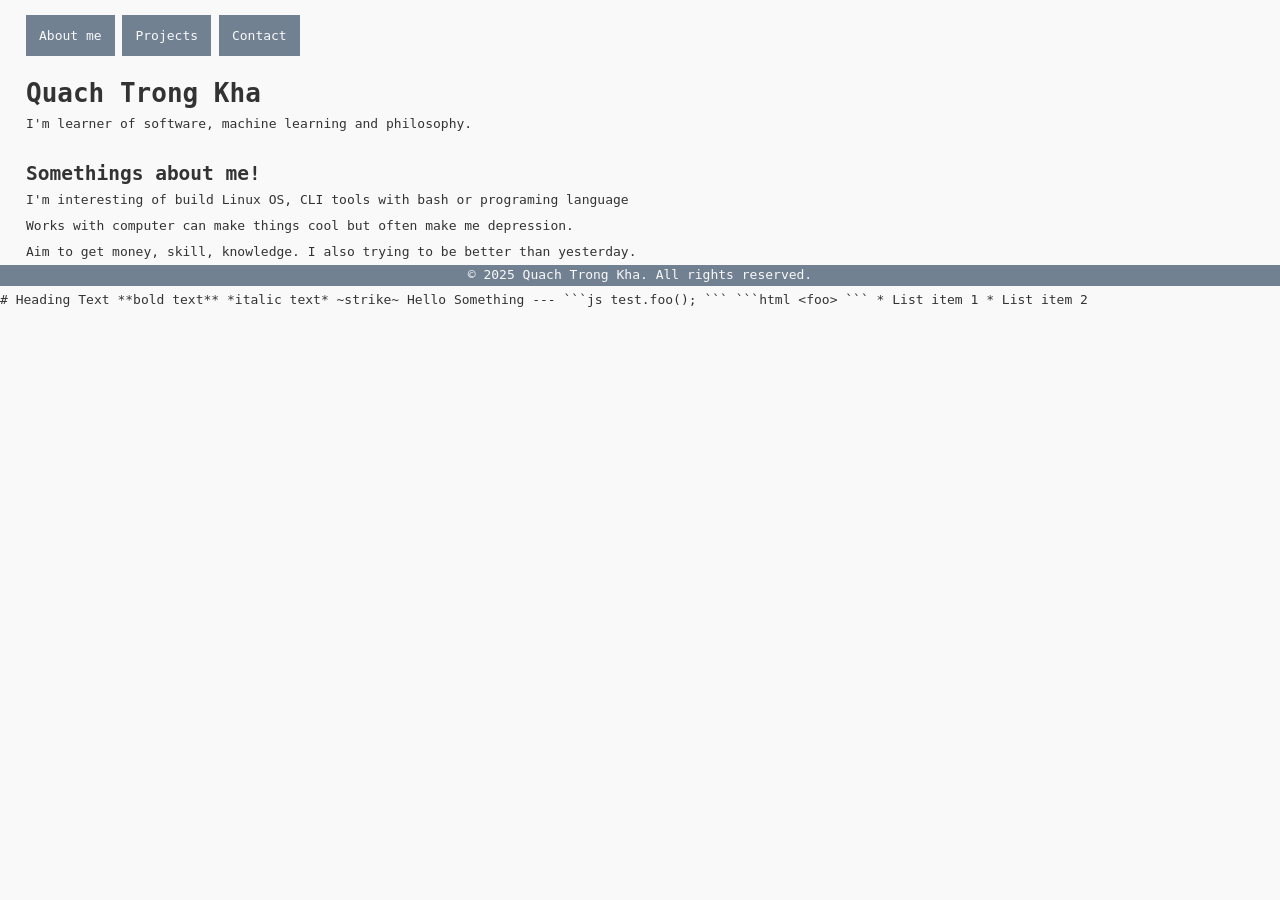
<file: Introduction/index.html>
<!DOCTYPE html>
<html lang="en">

<head>
    <meta charset="UTF-8">
    <meta name="viewport" content="width=device-width, initial-scale=1.0">
    <!-- Auto refresh for live-server-local tools of Go -->
    <meta http-equiv="refresh" content="5" > 
    <!-- Import css -->
    <link rel="stylesheet" href="CSS/index.css">
    <title>Introduction</title>
</head>
<body>
    <nav class="mb-2 pl pt">
        <ul>
            <li><a href="#about"><span>About me</span></a></li>
            <li><a href="#project"><span>Projects</span></a></li>
            <li><a href="#contact"><span>Contact</span></a></li>
        </ul>
    </nav>
    <header class="padding-bt pl pbt">
        <h1>Quach Trong Kha </h1>
        <p>I'm learner of software, machine learning and philosophy.</p>
    </header>
    <main class="pl">
        <section id="#about">
            <h1>Somethings about me!</h1>
            <p>I'm interesting of build Linux OS, CLI tools with bash or programing language</p>
            <p>Works with computer can make things cool but often make me depression.</p>
            <p>Aim to get money, skill, knowledge. I also trying to be better than yesterday.</p>
        </section>
    </main>
    <footer class="text-center">
        <p>&copy; 2025 Quach Trong Kha. All rights reserved.</p>
    </footer>
    <md-block>
        # Heading
        Text **bold text** *italic text* ~strike~
        Hello Something
        ---

        ```js
        test.foo();
        ```
        ```html
        &lt;foo>
        ```

        * List item 1
        * List item 2
    </md-block>
   <script type="module" src="https://md-block.verou.me/md-block.js"></script> 
</body>
</html>
</file>
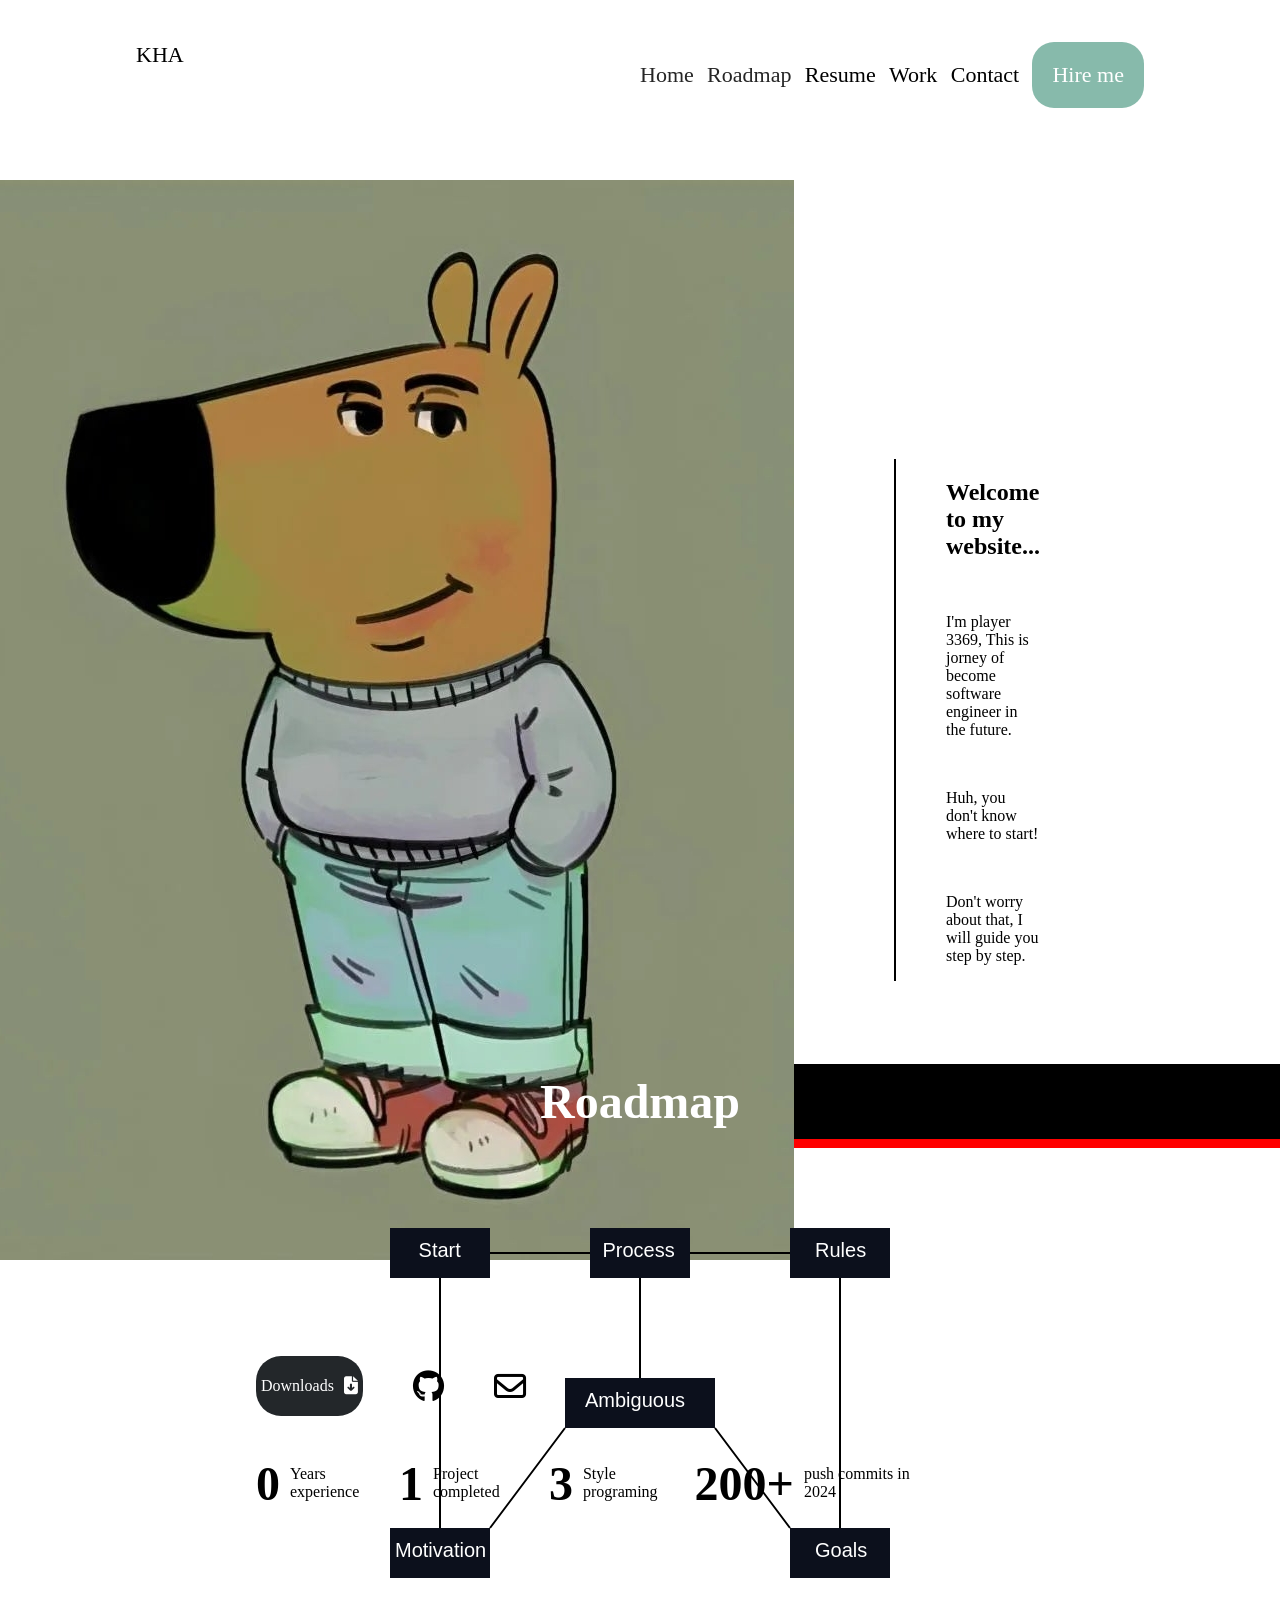
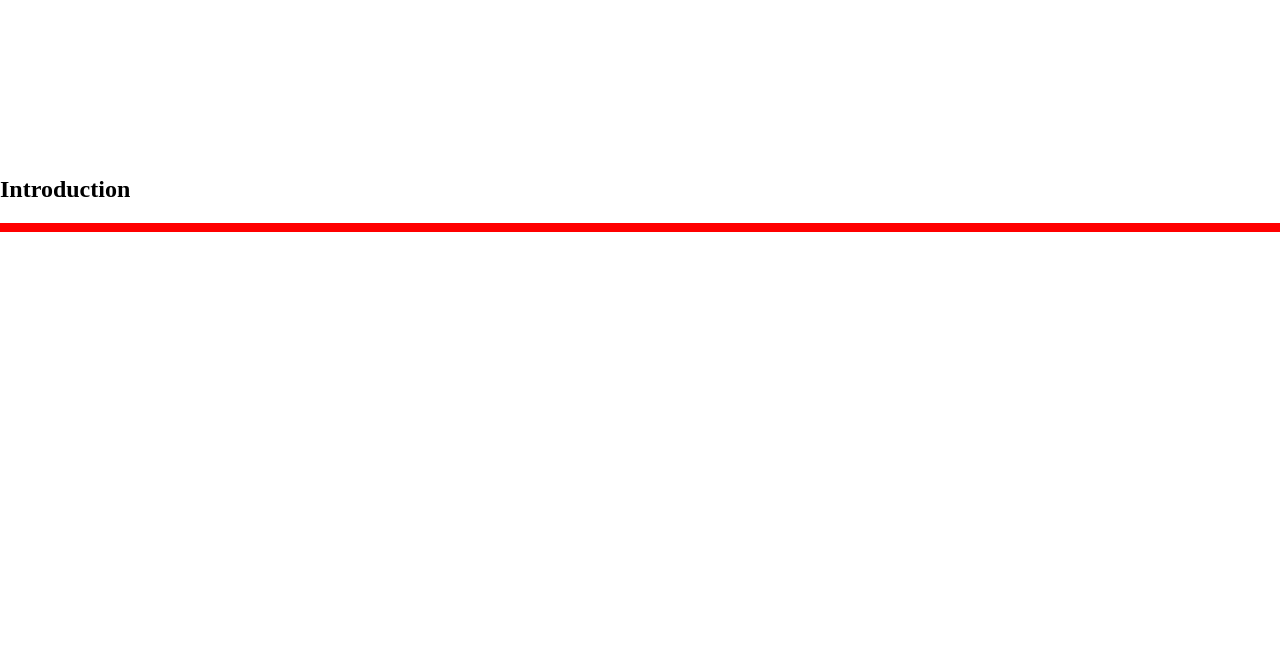
<file: Portfolio/index.html>
<!DOCTYPE html>
<html lang="en">
<head>
    <meta charset="UTF-8">
    <meta name="viewport" content="width=device-width, initial-scale=1.0">
    <meta name="author" content="Detbeed">
    <meta name="purpose" content="practice and learning design">
    <link rel="stylesheet" href="CSS/reset.css">
    <link rel="stylesheet" href="./CSS/index.css">
    <link rel="shotcut icon" href="Images/logo.png">
    <link rel="stylesheet" href="https://cdnjs.cloudflare.com/ajax/libs/font-awesome/6.7.2/css/all.min.css" integrity="sha512-Evv84Mr4kqVGRNSgIGL/F/aIDqQb7xQ2vcrdIwxfjThSH8CSR7PBEakCr51Ck+w+/U6swU2Im1vVX0SVk9ABhg==" crossorigin="anonymous" referrerpolicy="no-referrer" />
    <title>No Times</title>
    <!-- <script src="https://unpkg.com/bpmn-js@8.7.0/dist/bpmn-viewer.development.js"></script> -->
    <script src="JS/index.js"></script>
  </head>
<body>
    <header>
        <!-- <h1>Welcome</h1> -->
        <nav>
          <div class="flex flex-first">
            <div>KHA </div>
            <div class="flex flex-nav">
              <span><a class ="smooth-scroll" href="#HOME">Home</a></span>
              <span><a class ="smooth-scroll" href="#roadmap">Roadmap</a></span>
              <span>Resume</span>
              <span>Work</span>
              <span>Contact</span>
              <span id="hire-me">Hire me</span>
            </div>
          </div>
        </nav>
        <!-- <div class="block"></div> -->
    </header>
    <main>
        <section id="HOME">
          <div style="text-align: center">
     
          </div>

            <div class="flex flex-div-box">
              
                <div class="container">
                    <img src="Images/Admin.jpg" alt="Detbeed" id="user_img"> 
                </div>
                <div class="container block-text">
                <h1>Welcome to my website...</h1>
                <br>
                <p>I'm player 3369, This is jorney of become software engineer
                    in the future. 
                </p><br>
                <p>Huh, you don't know where to start!</p><br>
                <p>Don't worry about that, I will guide you step by step.</p>
                </div>
            </div>
            <div class="flex block">
                <div class="flex-block flex"><p>Downloads</p><i style="margin-left: 10px; font-size:18px" class="fa-solid fa-file-arrow-down"></i></div>
                <div class="flex-block"><i class="fa-brands fa-github"></i></div>
                <div class="flex-block flex"><i class="fa-regular fa-envelope"></i></div>
            </div>
            <div class="flex block">
              <div class="flex">
                <h1 class="ex">0</h1>
                <div class="flex-ex flex">Years experience</div>
              </div>
              <div class="flex">
                <h1 class="ex">1</h1>
                <div class="flex-ex flex">Project completed</div>
              </div>
              <div class="flex">
                <h1 class="ex">3</h1>
                <div class="flex-ex flex">Style programing</div>
              </div>
              <div class="flex">
                <h1 class="ex">200+</h1>
                <div class="flex-ex flex">push commits in 2024</div>
              </div>
            </div>
        </section>
        <section id="roadmap">
          <h1 class="roadmap-h1">Roadmap</h1>
          <div class="line"></div>
          <div class="flex">           
            <canvas id="tutorial" width="800px" height="500"></canvas>
          </div>
        </section>
        <section id="Introduction">
          <h1>Introduction</h1>
          <div class="line"></div>
        </section>
      </main>
</body>
</html>
</file>
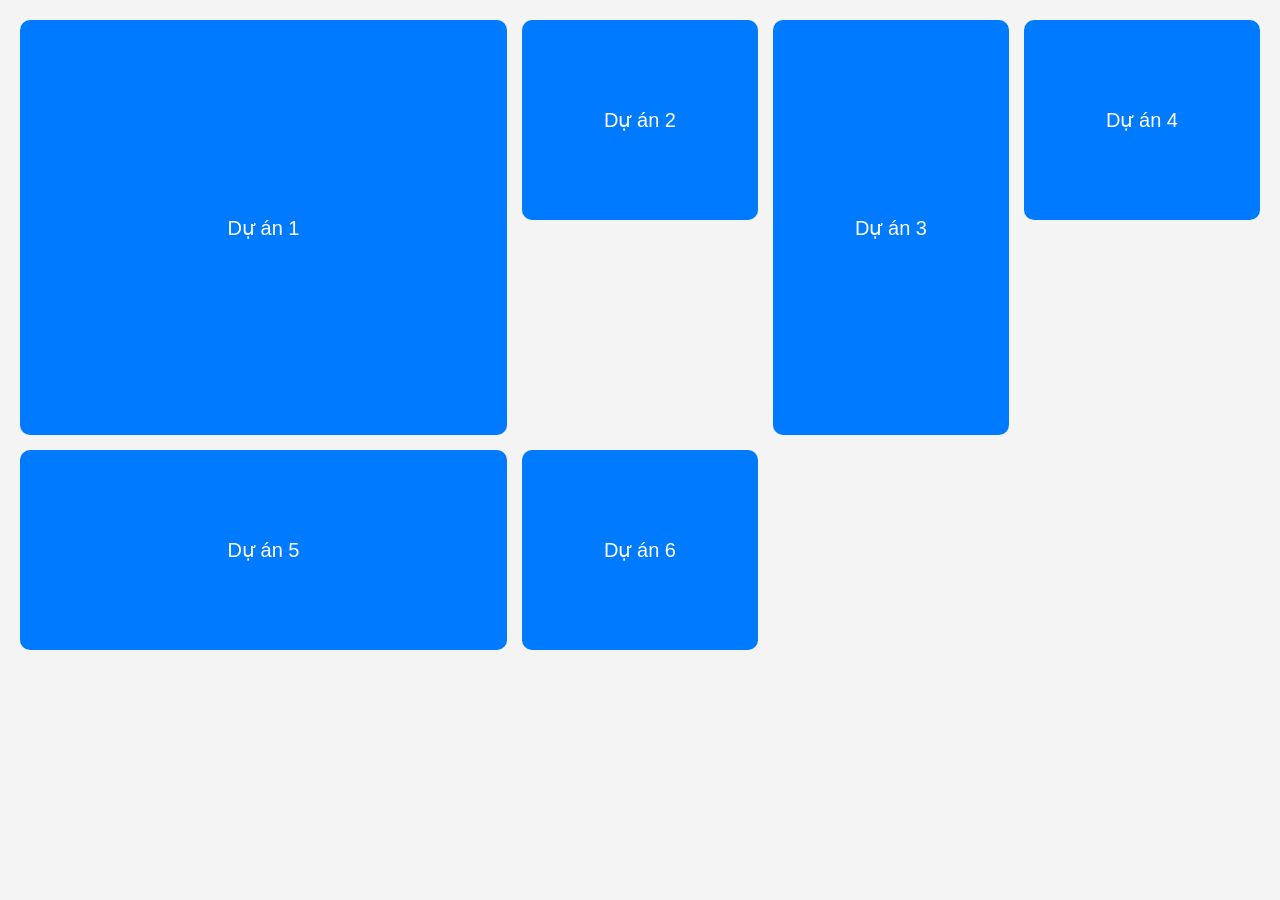
<file: thu_nghiem/index.html>
<!DOCTYPE html>
<html lang="en">

<head>
    <meta charset="UTF-8">
    <meta name="viewport" content="width=device-width, initial-scale=1.0">
    <link rel="stylesheet" href="CSS/index.css"> 
    <title>Document</title>
</head>

<body>

    <main class="portfolio-grid">
        <div class="item item-large">Dự án 1</div>
        <div class="item">Dự án 2</div>
        <div class="item item-tall">Dự án 3</div>
        <div class="item">Dự án 4</div>
        <div class="item item-wide">Dự án 5</div>
        <div class="item">Dự án 6</div>
    </main>

</body>

</html>
</file>
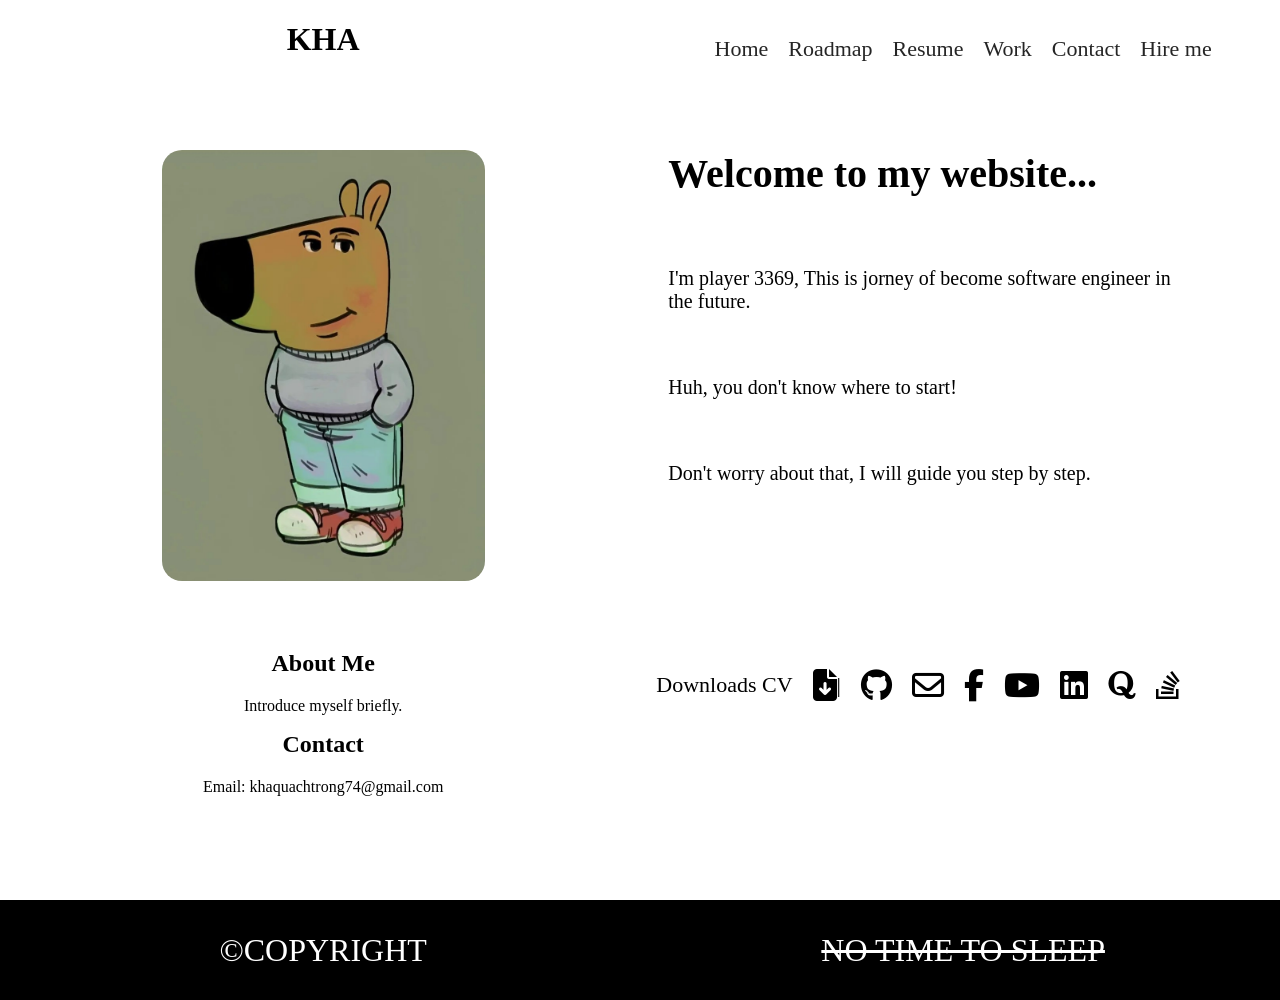
<file: Portfolio/style_grid.html>
<!DOCTYPE html>
<html lang="en">

<head>
    <meta charset="UTF-8">
    <meta name="viewport" content="width=device-width, initial-scale=1.0">
    <link rel="stylesheet" href="https://cdnjs.cloudflare.com/ajax/libs/font-awesome/6.7.2/css/all.min.css"
        integrity="sha512-Evv84Mr4kqVGRNSgIGL/F/aIDqQb7xQ2vcrdIwxfjThSH8CSR7PBEakCr51Ck+w+/U6swU2Im1vVX0SVk9ABhg=="
        crossorigin="anonymous" referrerpolicy="no-referrer" />
    <link rel="stylesheet" href="CSS/grid.css">
    <link rel="stylesheet" href="CSS/style_grid.css">
    <link rel="stylesheet" href="CSS/reset.css">
    <!-- <link rel="stylesheet" href="CSS/index.css"> -->
    <title>Document</title>
    <script src="JS/index.js"></script>
</head>

<body>
    <div id="container">
        <div class="header">
            <h1>KHA</h1>
        </div>
        <div class="nav">
            <ul>
                <li><a href="#" class="smoth-scroll">Home</a></li>
                <li><a href="#" class="smoth-scroll">Roadmap</a></li>
                <li><a href="#" class="smoth-scroll">Resume</a></li>
                <li><a href="#" class="smoth-scroll">Work</a></li>
                <li><a href="#" class="smoth-scroll">Contact</a></li>
                <li><a href="#" class="smoth-scroll">Hire me</a></li>
            </ul>
        </div>


        <div class="main-img">
            <img src="Images/Admin.jpg" alt="Detbeed">

        </div>


        <div class="main-text">
            <h1>Welcome to my website...</h1>
            <br>
            <p>I'm player 3369, This is jorney of become software engineer
                in the future.
            </p><br>
            <p>Huh, you don't know where to start!</p><br>
            <p>Don't worry about that, I will guide you step by step.</p>

        </div>

        <div class="sidebar">
            <h2>About Me</h2>
            <p>Introduce myself briefly.</p>
            <h2>Contact</h2>
            <p>Email: khaquachtrong74@gmail.com</p>
        </div>
        <div class="sidebar-info">
            <div class="flex block">
                <p>Downloads CV</p>
                <i class="fa-solid fa-file-arrow-down"></i>|
                <i class="fa-brands fa-github"></i>
                <i class="fa-regular fa-envelope"></i>
                <i class="fa-brands fa-facebook-f"></i>
                <i class="fa-brands fa-youtube"></i>
                <i class="fa-brands fa-linkedin"></i>
                <i class="fa-brands fa-quora"></i>
                <i class="fa-brands fa-stack-overflow"></i>
            </div>
        </div>
        <div class="footer">
            &copy;COPYRIGHT
        </div>
        <div class="footer">
            <p>NO TIME TO SLEEP</p>
        </div>
    </div>
</body>

</html>
</file>
<file: Introduction/CSS/index.css>
/* ========== Reset ========== */
* {
  margin: 0;
  padding: 0;
  box-sizing: border-box;
  font-family:monospace;
}
/* ========== Variables ========== */
:root{
    --padding-size: 2rem;
    --padding-span:1em;
    --margin-size:2em;
    --color-white:#f9f9f9;
    --background: rgb(113, 129, 146);
    --line-height: 2rem;
}
/* ========== Body & class ========== */
.text-center{
    text-align: center;
}
.mb-2{
    margin-bottom: var(--margin-size);
}
.pt{
    padding-top:var(--padding-size);
}
.pbt{
    padding-bottom: var(--padding-size);
}
.pl{
    padding-left: var(--padding-size);
}
body {
  font-family: 'Segoe UI', sans-serif;
  line-height: 1.6;
  color: #333;
  background-color: var(--color-white);
}
/* ========== Header & Nav ========== */
header{
}
nav{
  color:white;
}
nav li{
    display: inline;
}
nav a{
    list-style-type:lower-greek;
    text-decoration:wavy;
}
nav span{
    background-color: var(--background);
    color:var(--color-white);
    font-size: medium;
    padding: var(--padding-span);
}
/* ========== Sections ========== */
section{
  line-height: var(--line-height);
}
/* ========== Footer ========== */
footer{
    background-color: var(--background);
    color:var(--color-white);
    
}

/* ========== Reponsive ========== */
@media (max-width: 768px) {
    body{
        font-size:small;
    }
    nav span{
        font-size: smaller;
    }
}
</file>
<file: Portfolio/CSS/index.css>
.line{
    width: -1;
    height:9px;
    background: red;
    transition: width 0s;
}

.flex-first{
    justify-content: space-between;
    width: 100%;
}
.flex-nav{
    justify-content: space-between;
    width:50%;
    align-content: center;
    align-items: center;
}
/* Header - Nav */
nav{
    font-size: var(--h);
    padding: var(--h);
    margin-bottom:0;
    text-align: end;
    /* border-bottom: 5px solid rgba(0, 0, 0, 0.511); */
    
}
nav>span{
    margin-right: var(--larg-x);
    padding-right:var(--larg-x);
    border-right: 2px solid var(--text-hacker-color);
}
a:active{
    color:var(--purple-color);
}
a:visited{
    color:var(--text-color);
}
span#hire-me{
    background-color: var(--span-background-color);
    padding:20px;
    border-radius:var(--h);
    color:white;
}
/* Body */
/* HOME */
section#HOME{
    margin-bottom:var(--larg-larg-h);
    padding-top:var(--larg-x);
    padding-bottom:var(--larg-larg-h); 
}
i{
    font-size:32px;
}
#user_img{
    height:100%;
    /* position: absolute; */
    
}
.flex-div-box{
    align-items: center;
    justify-content: center;
    flex-grow: 1;
    width:80%;
    margin-bottom: var(--larg-larg-x);
    /* margin-top:var(--larg-larg-x); */
}
.flex-block{
    align-content: center;
    align-items: center;
    margin-right:var(--larg-x);
    /* background-color: var(--block-color); */
    /* color:white; */
    font-size:16px;
    border-radius: 25px;
}
.flex-block:first-child{
    background-color: var(--block-color);
    color:white;
    padding:5px;
}
.block{
    width:60%;
    margin:auto;
}

.container{
    width:100%;
    /* height:300px; */
    margin:0;
    padding:0;
    justify-content: end;
    display: flex;
}
.container:last-child{
    padding:0;

    margin-left:100px;
    padding-left:var(--larg-x);
    
    justify-content: start;   
    border-left:2px solid black;
}
.block-text{
    display: block;
}
/* Documents */
section#doc{
    padding:0;
    margin-top: var(--larg-x);
    color:white;
    height:600px;
}
.ex{
    font-size:48px;
}
.flex-ex{
    width:50%;
    margin-left:var(--x);
    align-items: center;
}


/* roadmap */
section#roadmap{
    padding-top:0;
}
section#roadmap h1{
    font-size: 3rem;
    text-align: center;
    background-color: black;
    color:white;
    padding-top: var(--x);
    padding-bottom: var(--x);
    margin-bottom:0;
}

canvas{
    /* border: 1px solid black; */
    /* background-color: black; */
    color:white; 
    margin: auto;
}
</file>
<file: thu_nghiem/CSS/index.css>
body {
  margin: 0;
  padding: 0;
  font-family: Arial, sans-serif;
  background: #f4f4f4;
}

.portfolio-grid {
  display: grid;
  grid-template-columns: repeat(auto-fit, minmax(200px, 1fr));
  grid-auto-rows: 200px;
  gap: 15px;
  padding: 20px;
}

.item {
  background: #007BFF;
  color: white;
  display: flex;
  align-items: center;
  justify-content: center;
  font-size: 20px;
  border-radius: 10px;
  transition: transform 0.3s ease;
}

/* Các biến thể bất đối xứng */
.item-large {
  grid-column: span 2;
  grid-row: span 2;
}

.item-tall {
  grid-row: span 2;
}

.item-wide {
  grid-column: span 2;
}

/* Hiệu ứng hover */
.item:hover {
  transform: scale(1.05);
  background: #0056b3;
}

/* --------- Responsive Design --------- */

/* Màn hình dưới 768px (Tablet) */
@media (max-width: 768px) {
  .portfolio-grid {
    grid-template-columns: repeat(auto-fit, minmax(150px, 1fr));
    gap: 10px;
  }

  .item {
    font-size: 18px;
  }

  /* Giảm số cột span để vừa với màn hình nhỏ */
  .item-large,
  .item-wide {
    grid-column: span 1;
  }

  .item-tall {
    grid-row: span 1;
  }
}

/* Màn hình dưới 480px (Điện thoại) */
@media (max-width: 480px) {
  .portfolio-grid {
    grid-template-columns: 1fr; /* Chỉ còn 1 cột */
    gap: 8px;
  }

  .item {
    height: 180px;
    font-size: 16px;
  }

  .item-large,
  .item-wide,
  .item-tall {
    grid-column: span 1;
    grid-row: span 1;
  }
}
</file>
<file: Portfolio/CSS/grid.css>
#container{
    /* width:90%; */
    /* margin:auto; */
    height:1000px;
    /* border: 2px solid black; */
    display: grid;
    grid-template-areas: 
        "header nav"
        "main-image main-text"
        "sidebar sidebar-info"
        "main-roadmap main-roadmap"
        "footer footer"
    ;
    grid-template-columns: repeat(2, fr);
    grid-template-rows: 15% 50% 25% 10% 5%;
    
    /* grid-gap: 50px; */
    /* grid-template-columns: repeat(2, 1fr); */
}
</file>
<file: Portfolio/CSS/style_grid.css>
:root{
    --x: 20px;
    --y: 22px;
}
.header{
    display: flex;
    justify-content: center;

}

ul>li{
    list-style-type: none;
    font-size: var(--y);
    /* display: fel; */
    margin:var(--x);
}
ul{
    display: flex;
    padding:var(--x);
    justify-content: center;
}
.main-img{
    text-align: center;
    
}
.main-img img{
    border-radius: 20px;
    width:50%;
}
.main-text{
    padding:var(--y);
    padding-top:0;
    font-size: 20px;
    /* border:1px solid black; */
    width:80%;
}
.main-text>h1{
    margin-top: 0;
}

.sidebar{
    text-align: center;
}
.block{
    font-size: var(--y);
    justify-content: start;
    align-items: center;
    padding-left: var(--x);
    /* border: 1px solid black; */
}
.block i{
    font-size: 2rem;
    margin-left: 20px;
}
/* .main-roadmap{
    background-color: black;
} */
h1.roadmap-h1{  
    background-color: black;
     color: white;
     padding:20px;
     margin-bottom:0;
}
.sidebar-roadmap h1{
    background-color: black;
}
/* footer */
.footer{
    font-size: 32px;
    color:white;
    background-color: black;
    width:100%;
    display: flex;
    justify-content: center;
    
    align-items: center;
}
.footer:last-child{
    text-decoration: line-through;
}
</file>
